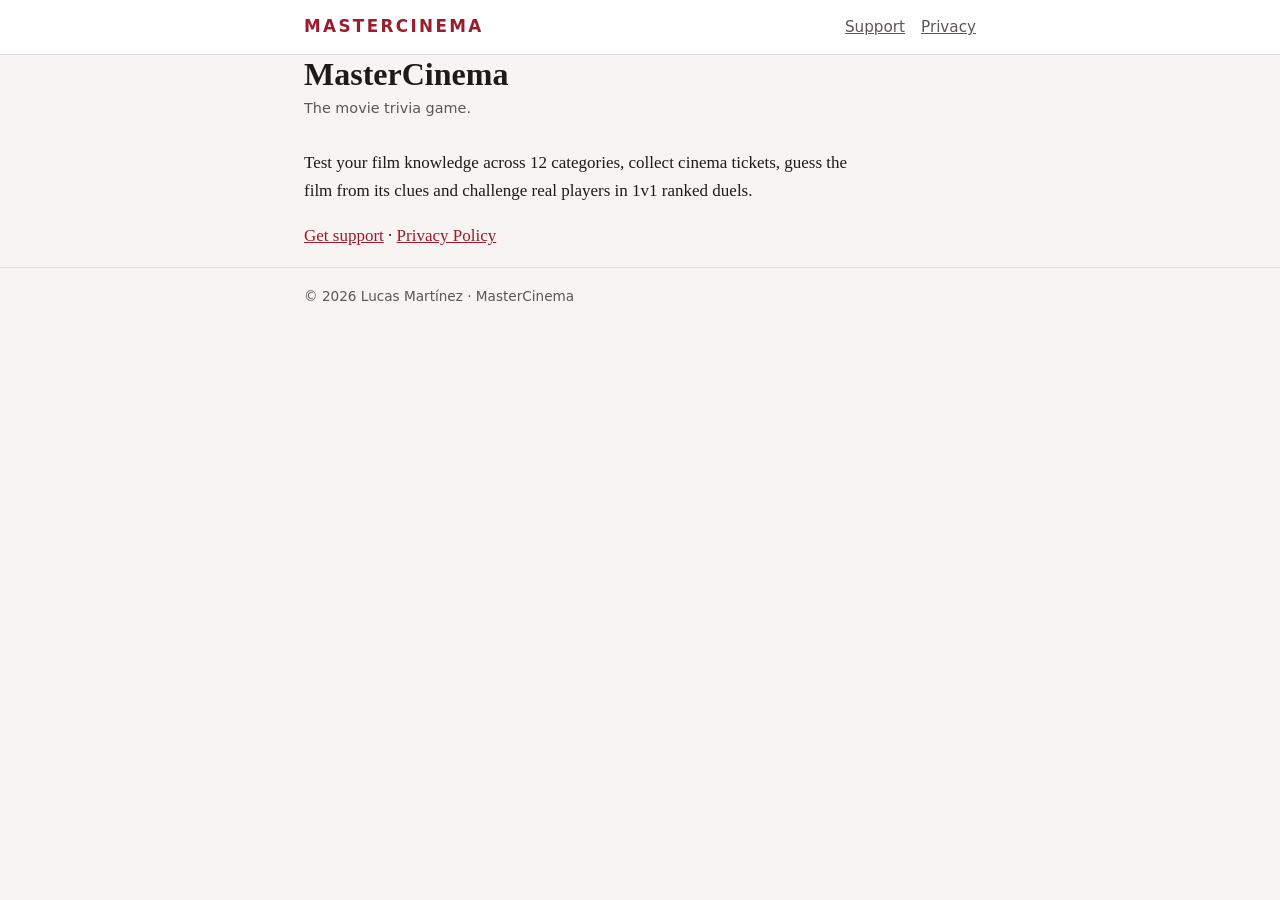
<file: index.html>
<!doctype html>
<html lang="en">
<head>
<meta charset="utf-8">
<meta name="viewport" content="width=device-width, initial-scale=1">
<title>MasterCinema</title>
<link rel="stylesheet" href="style.css">
</head>
<body>
<header>
  <div class="wrap">
    <a class="brand" href="index.html">MasterCinema</a>
    <nav><a href="support.html">Support</a><a href="privacy.html">Privacy</a></nav>
  </div>
</header>
<main class="wrap">
  <h1>MasterCinema</h1>
  <p class="updated">The movie trivia game.</p>
  <p>Test your film knowledge across 12 categories, collect cinema tickets, guess the film from its clues and challenge real players in 1v1 ranked duels.</p>
  <p><a href="support.html">Get support</a> · <a href="privacy.html">Privacy Policy</a></p>
</main>
<footer><div class="wrap">© 2026 Lucas Martínez · MasterCinema</div></footer>
</body>
</html>
</file>
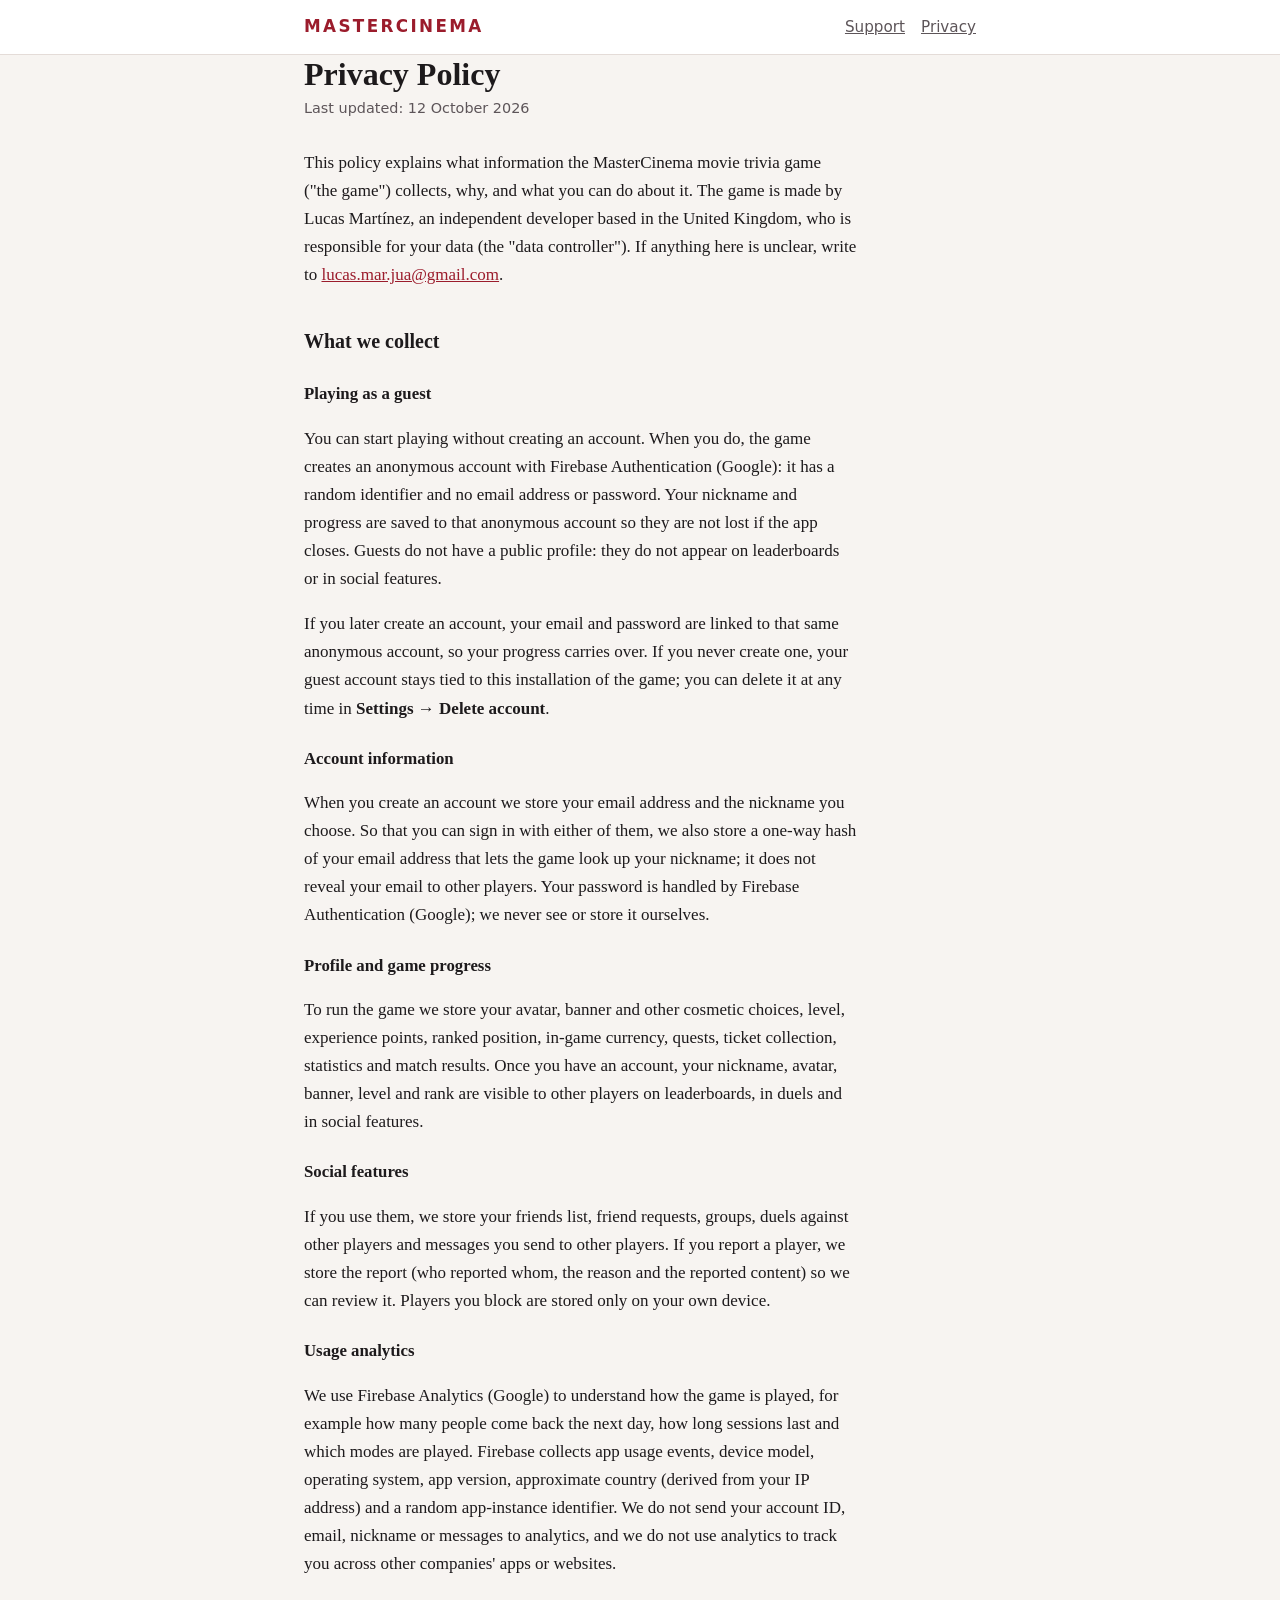
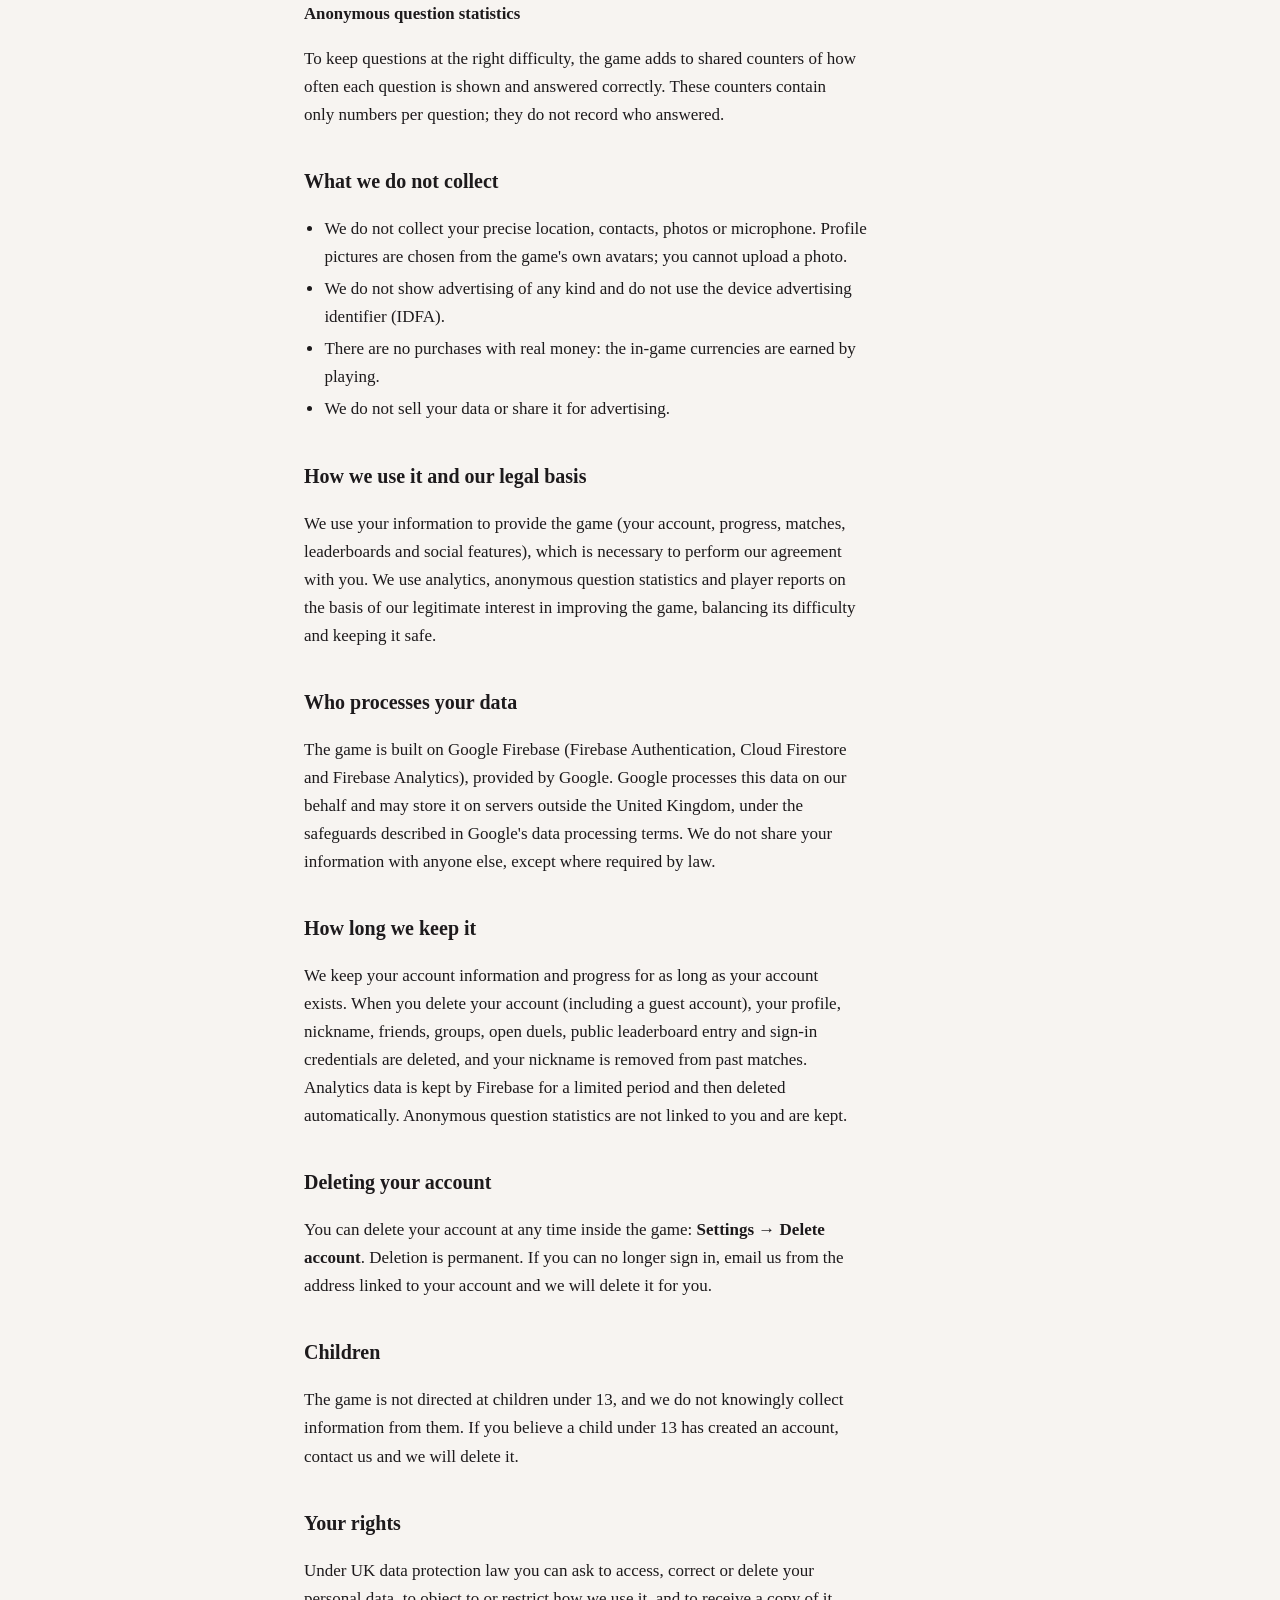
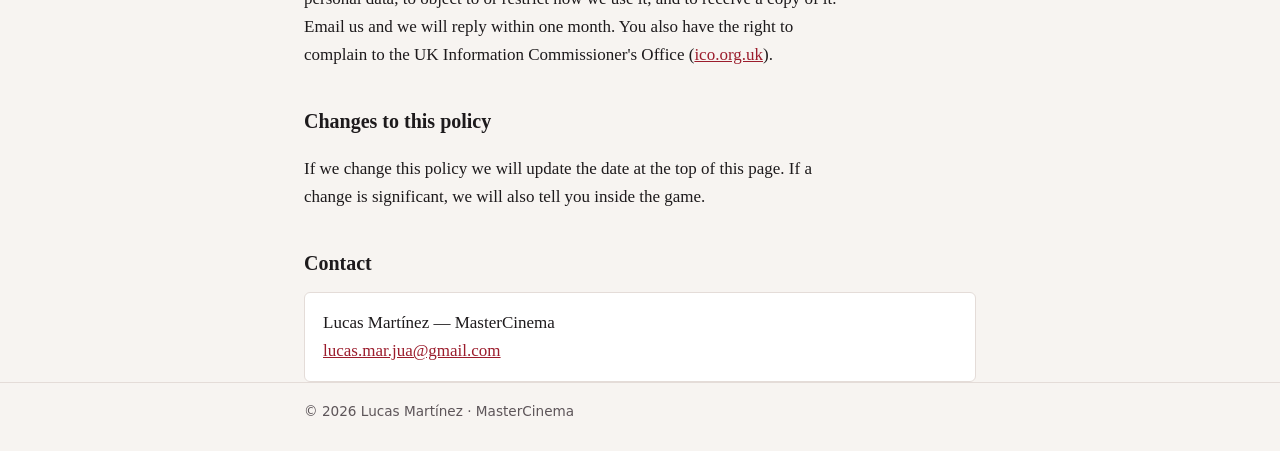
<file: privacy.html>
<!doctype html>
<html lang="en">
<head>
<meta charset="utf-8">
<meta name="viewport" content="width=device-width, initial-scale=1">
<title>MasterCinema Privacy Policy</title>
<link rel="stylesheet" href="style.css">
</head>
<body>
<header>
  <div class="wrap">
    <a class="brand" href="index.html">MasterCinema</a>
    <nav><a href="support.html">Support</a><a href="privacy.html" aria-current="page">Privacy</a></nav>
  </div>
</header>
<main class="wrap">
  <h1>Privacy Policy</h1>
  <p class="updated">Last updated: 12 October 2026</p>

  <p>This policy explains what information the MasterCinema movie trivia game ("the game") collects, why, and what you can do about it. The game is made by Lucas Martínez, an independent developer based in the United Kingdom, who is responsible for your data (the "data controller"). If anything here is unclear, write to <a href="mailto:lucas.mar.jua@gmail.com">lucas.mar.jua@gmail.com</a>.</p>

  <h2>What we collect</h2>
  <h3>Playing as a guest</h3>
  <p>You can start playing without creating an account. When you do, the game creates an anonymous account with Firebase Authentication (Google): it has a random identifier and no email address or password. Your nickname and progress are saved to that anonymous account so they are not lost if the app closes. Guests do not have a public profile: they do not appear on leaderboards or in social features.</p>
  <p>If you later create an account, your email and password are linked to that same anonymous account, so your progress carries over. If you never create one, your guest account stays tied to this installation of the game; you can delete it at any time in <strong>Settings → Delete account</strong>.</p>

  <h3>Account information</h3>
  <p>When you create an account we store your email address and the nickname you choose. So that you can sign in with either of them, we also store a one-way hash of your email address that lets the game look up your nickname; it does not reveal your email to other players. Your password is handled by Firebase Authentication (Google); we never see or store it ourselves.</p>

  <h3>Profile and game progress</h3>
  <p>To run the game we store your avatar, banner and other cosmetic choices, level, experience points, ranked position, in-game currency, quests, ticket collection, statistics and match results. Once you have an account, your nickname, avatar, banner, level and rank are visible to other players on leaderboards, in duels and in social features.</p>

  <h3>Social features</h3>
  <p>If you use them, we store your friends list, friend requests, groups, duels against other players and messages you send to other players. If you report a player, we store the report (who reported whom, the reason and the reported content) so we can review it. Players you block are stored only on your own device.</p>

  <h3>Usage analytics</h3>
  <p>We use Firebase Analytics (Google) to understand how the game is played, for example how many people come back the next day, how long sessions last and which modes are played. Firebase collects app usage events, device model, operating system, app version, approximate country (derived from your IP address) and a random app-instance identifier. We do not send your account ID, email, nickname or messages to analytics, and we do not use analytics to track you across other companies' apps or websites.</p>

  <h3>Anonymous question statistics</h3>
  <p>To keep questions at the right difficulty, the game adds to shared counters of how often each question is shown and answered correctly. These counters contain only numbers per question; they do not record who answered.</p>

  <h2>What we do not collect</h2>
  <ul>
    <li>We do not collect your precise location, contacts, photos or microphone. Profile pictures are chosen from the game's own avatars; you cannot upload a photo.</li>
    <li>We do not show advertising of any kind and do not use the device advertising identifier (IDFA).</li>
    <li>There are no purchases with real money: the in-game currencies are earned by playing.</li>
    <li>We do not sell your data or share it for advertising.</li>
  </ul>

  <h2>How we use it and our legal basis</h2>
  <p>We use your information to provide the game (your account, progress, matches, leaderboards and social features), which is necessary to perform our agreement with you. We use analytics, anonymous question statistics and player reports on the basis of our legitimate interest in improving the game, balancing its difficulty and keeping it safe.</p>

  <h2>Who processes your data</h2>
  <p>The game is built on Google Firebase (Firebase Authentication, Cloud Firestore and Firebase Analytics), provided by Google. Google processes this data on our behalf and may store it on servers outside the United Kingdom, under the safeguards described in Google's data processing terms. We do not share your information with anyone else, except where required by law.</p>

  <h2>How long we keep it</h2>
  <p>We keep your account information and progress for as long as your account exists. When you delete your account (including a guest account), your profile, nickname, friends, groups, open duels, public leaderboard entry and sign-in credentials are deleted, and your nickname is removed from past matches. Analytics data is kept by Firebase for a limited period and then deleted automatically. Anonymous question statistics are not linked to you and are kept.</p>

  <h2>Deleting your account</h2>
  <p>You can delete your account at any time inside the game: <strong>Settings → Delete account</strong>. Deletion is permanent. If you can no longer sign in, email us from the address linked to your account and we will delete it for you.</p>

  <h2>Children</h2>
  <p>The game is not directed at children under 13, and we do not knowingly collect information from them. If you believe a child under 13 has created an account, contact us and we will delete it.</p>

  <h2>Your rights</h2>
  <p>Under UK data protection law you can ask to access, correct or delete your personal data, to object to or restrict how we use it, and to receive a copy of it. Email us and we will reply within one month. You also have the right to complain to the UK Information Commissioner's Office (<a href="https://ico.org.uk">ico.org.uk</a>).</p>

  <h2>Changes to this policy</h2>
  <p>If we change this policy we will update the date at the top of this page. If a change is significant, we will also tell you inside the game.</p>

  <h2>Contact</h2>
  <div class="contact">Lucas Martínez — MasterCinema<br><a href="mailto:lucas.mar.jua@gmail.com">lucas.mar.jua@gmail.com</a></div>
</main>
<footer><div class="wrap">© 2026 Lucas Martínez · MasterCinema</div></footer>
</body>
</html>
</file>
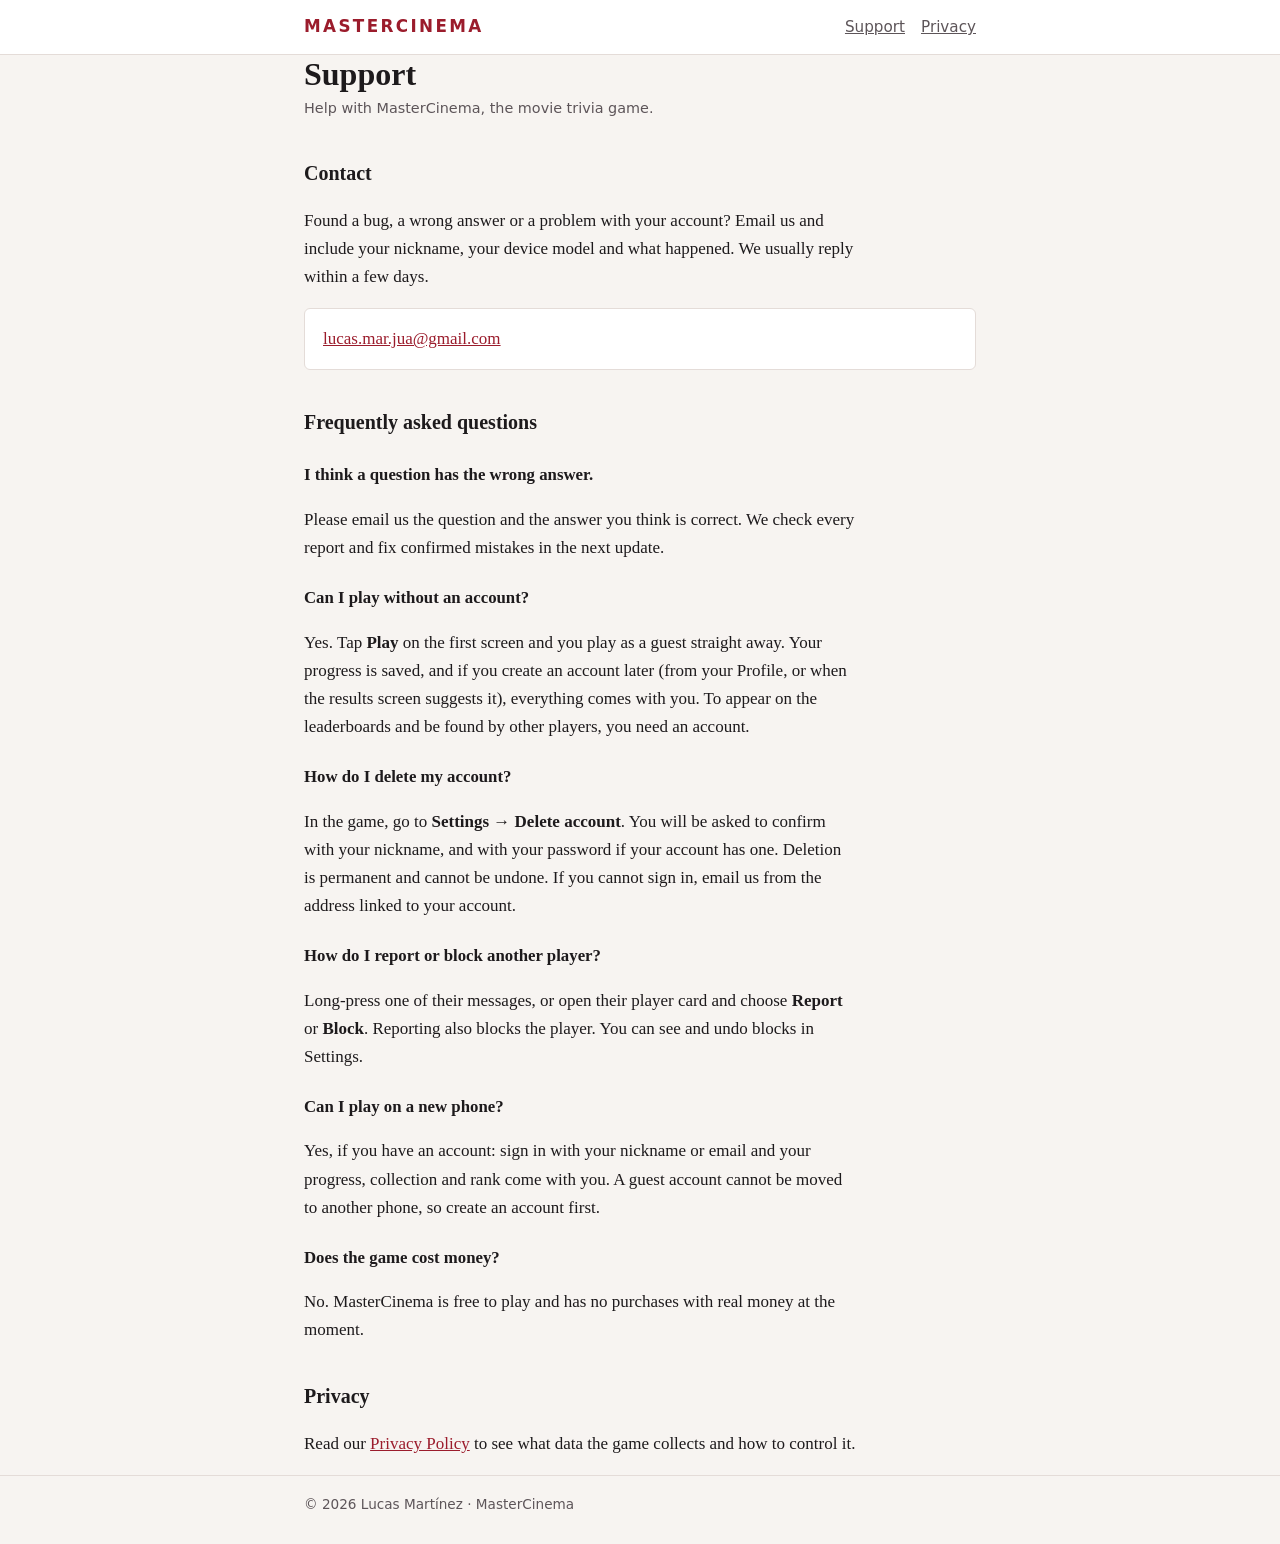
<file: support.html>
<!doctype html>
<html lang="en">
<head>
<meta charset="utf-8">
<meta name="viewport" content="width=device-width, initial-scale=1">
<title>MasterCinema Support</title>
<link rel="stylesheet" href="style.css">
</head>
<body>
<header>
  <div class="wrap">
    <a class="brand" href="index.html">MasterCinema</a>
    <nav><a href="support.html" aria-current="page">Support</a><a href="privacy.html">Privacy</a></nav>
  </div>
</header>
<main class="wrap">
  <h1>Support</h1>
  <p class="updated">Help with MasterCinema, the movie trivia game.</p>

  <h2>Contact</h2>
  <p>Found a bug, a wrong answer or a problem with your account? Email us and include your nickname, your device model and what happened. We usually reply within a few days.</p>
  <div class="contact"><a href="mailto:lucas.mar.jua@gmail.com?subject=MasterCinema%20support">lucas.mar.jua@gmail.com</a></div>

  <h2>Frequently asked questions</h2>

  <h3>I think a question has the wrong answer.</h3>
  <p>Please email us the question and the answer you think is correct. We check every report and fix confirmed mistakes in the next update.</p>

  <h3>Can I play without an account?</h3>
  <p>Yes. Tap <strong>Play</strong> on the first screen and you play as a guest straight away. Your progress is saved, and if you create an account later (from your Profile, or when the results screen suggests it), everything comes with you. To appear on the leaderboards and be found by other players, you need an account.</p>

  <h3>How do I delete my account?</h3>
  <p>In the game, go to <strong>Settings → Delete account</strong>. You will be asked to confirm with your nickname, and with your password if your account has one. Deletion is permanent and cannot be undone. If you cannot sign in, email us from the address linked to your account.</p>

  <h3>How do I report or block another player?</h3>
  <p>Long-press one of their messages, or open their player card and choose <strong>Report</strong> or <strong>Block</strong>. Reporting also blocks the player. You can see and undo blocks in Settings.</p>

  <h3>Can I play on a new phone?</h3>
  <p>Yes, if you have an account: sign in with your nickname or email and your progress, collection and rank come with you. A guest account cannot be moved to another phone, so create an account first.</p>

  <h3>Does the game cost money?</h3>
  <p>No. MasterCinema is free to play and has no purchases with real money at the moment.</p>

  <h2>Privacy</h2>
  <p>Read our <a href="privacy.html">Privacy Policy</a> to see what data the game collects and how to control it.</p>
</main>
<footer><div class="wrap">© 2026 Lucas Martínez · MasterCinema</div></footer>
</body>
</html>
</file>
<file: style.css>
:root {
  --bg: #f7f4f1;
  --surface: #ffffff;
  --text: #1d1a1c;
  --muted: #5d5559;
  --accent: #9b1c2c;
  --rule: #e4dcd8;
}
@media (prefers-color-scheme: dark) {
  :root {
    --bg: #141113;
    --surface: #1d191b;
    --text: #efe9e6;
    --muted: #b3a9ad;
    --accent: #e0606f;
    --rule: #342d30;
  }
}
* { box-sizing: border-box; }
body {
  margin: 0;
  background: var(--bg);
  color: var(--text);
  font: 17px/1.65 Georgia, "Times New Roman", serif;
}
header {
  border-bottom: 1px solid var(--rule);
  background: var(--surface);
}
.wrap { max-width: 44rem; margin: 0 auto; padding: 0 16px; }
header .wrap {
  display: flex;
  flex-wrap: wrap;
  gap: 8px 20px;
  align-items: baseline;
  justify-content: space-between;
  padding-top: 18px;
  padding-bottom: 18px;
}
.brand {
  font: 700 1.05rem/1 system-ui, -apple-system, "Segoe UI", sans-serif;
  letter-spacing: 0.14em;
  text-transform: uppercase;
  color: var(--accent);
  text-decoration: none;
}
nav { display: flex; gap: 16px; font: 0.95rem system-ui, -apple-system, "Segoe UI", sans-serif; }
nav a { color: var(--muted); }
main { padding: 32px 0 56px; }
h1 { font-size: 2rem; line-height: 1.2; margin: 0 0 4px; text-wrap: balance; }
.updated { color: var(--muted); margin: 0 0 28px; font-family: system-ui, -apple-system, "Segoe UI", sans-serif; font-size: 0.9rem; }
h2 { font-size: 1.25rem; margin: 36px 0 8px; text-wrap: balance; }
h3 { font-size: 1.05rem; margin: 22px 0 4px; }
p, li { max-width: 65ch; }
ul { padding-left: 1.2em; }
li { margin: 4px 0; }
a { color: var(--accent); }
a:focus-visible { outline: 2px solid var(--accent); outline-offset: 2px; }
.contact {
  background: var(--surface);
  border: 1px solid var(--rule);
  border-radius: 6px;
  padding: 16px 18px;
  margin-top: 12px;
}
footer {
  border-top: 1px solid var(--rule);
  color: var(--muted);
  font: 0.85rem system-ui, -apple-system, "Segoe UI", sans-serif;
  padding: 20px 0 32px;
}
</file>
